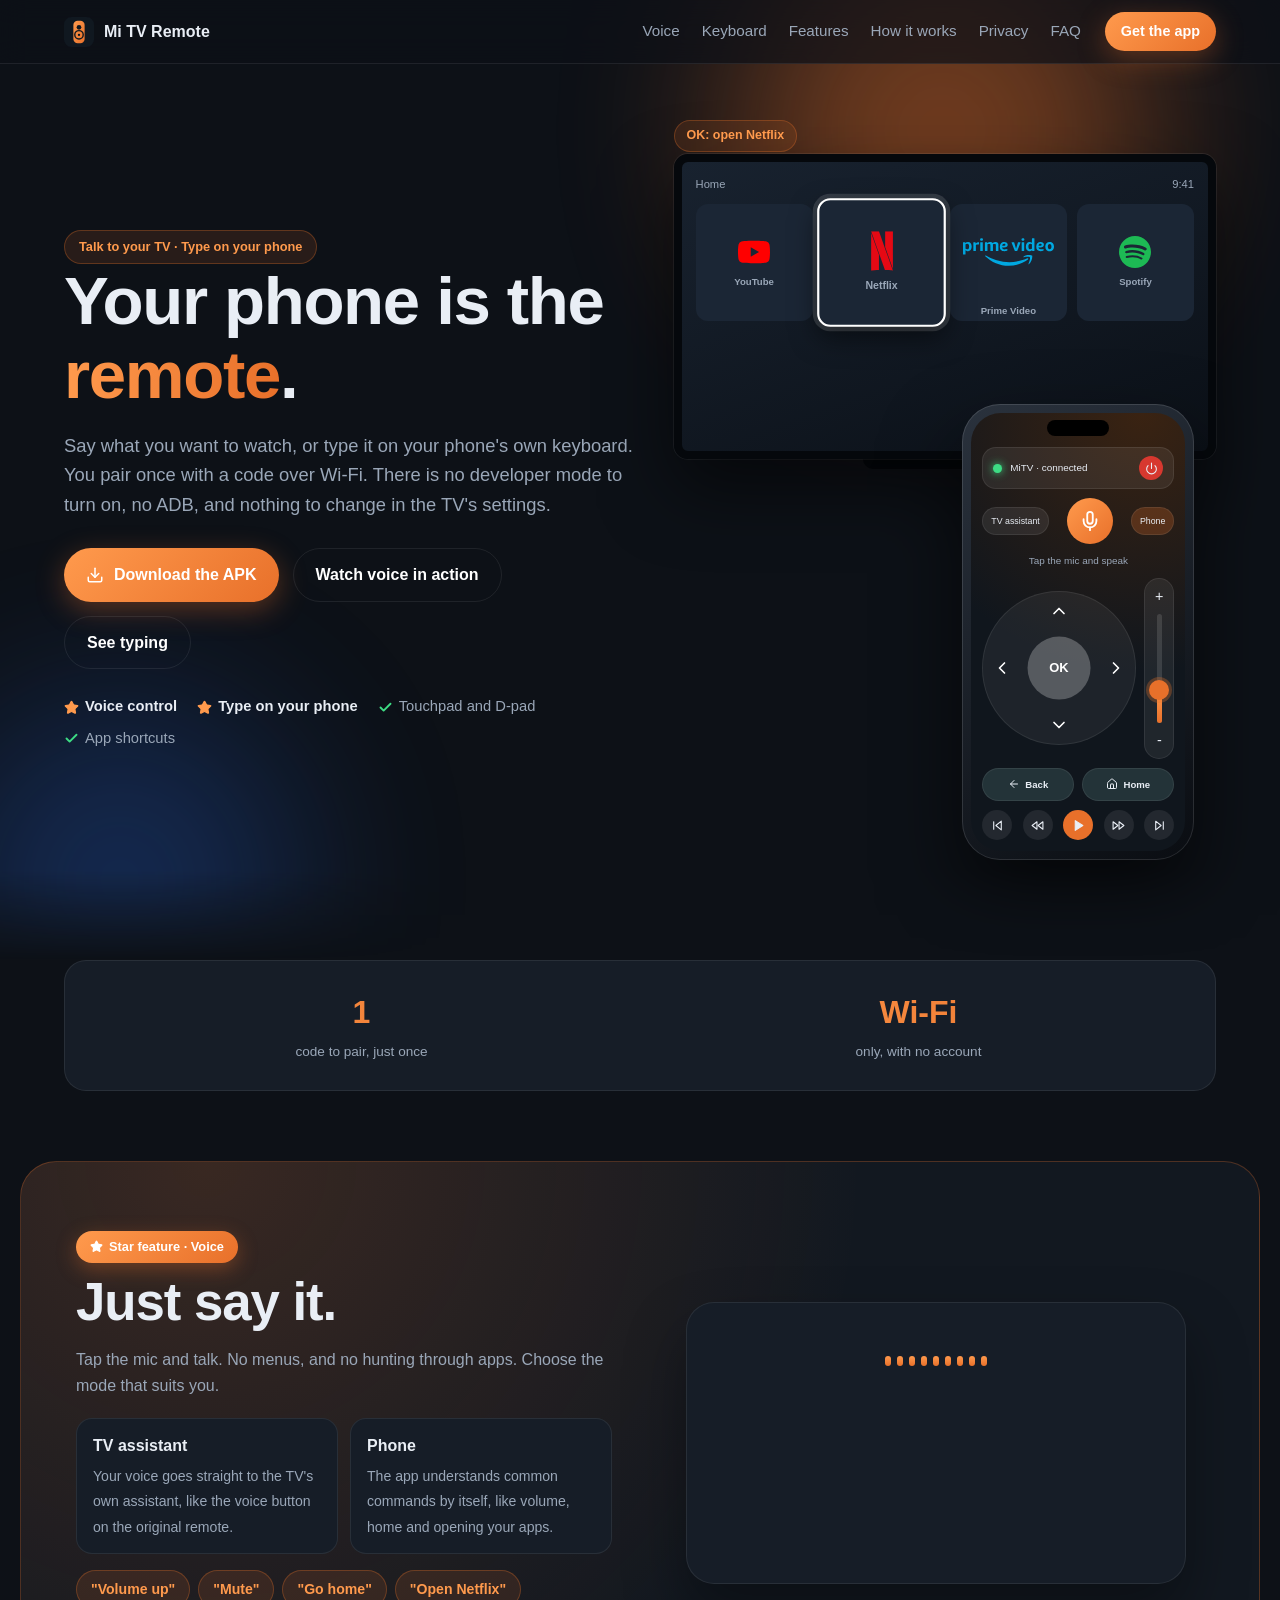
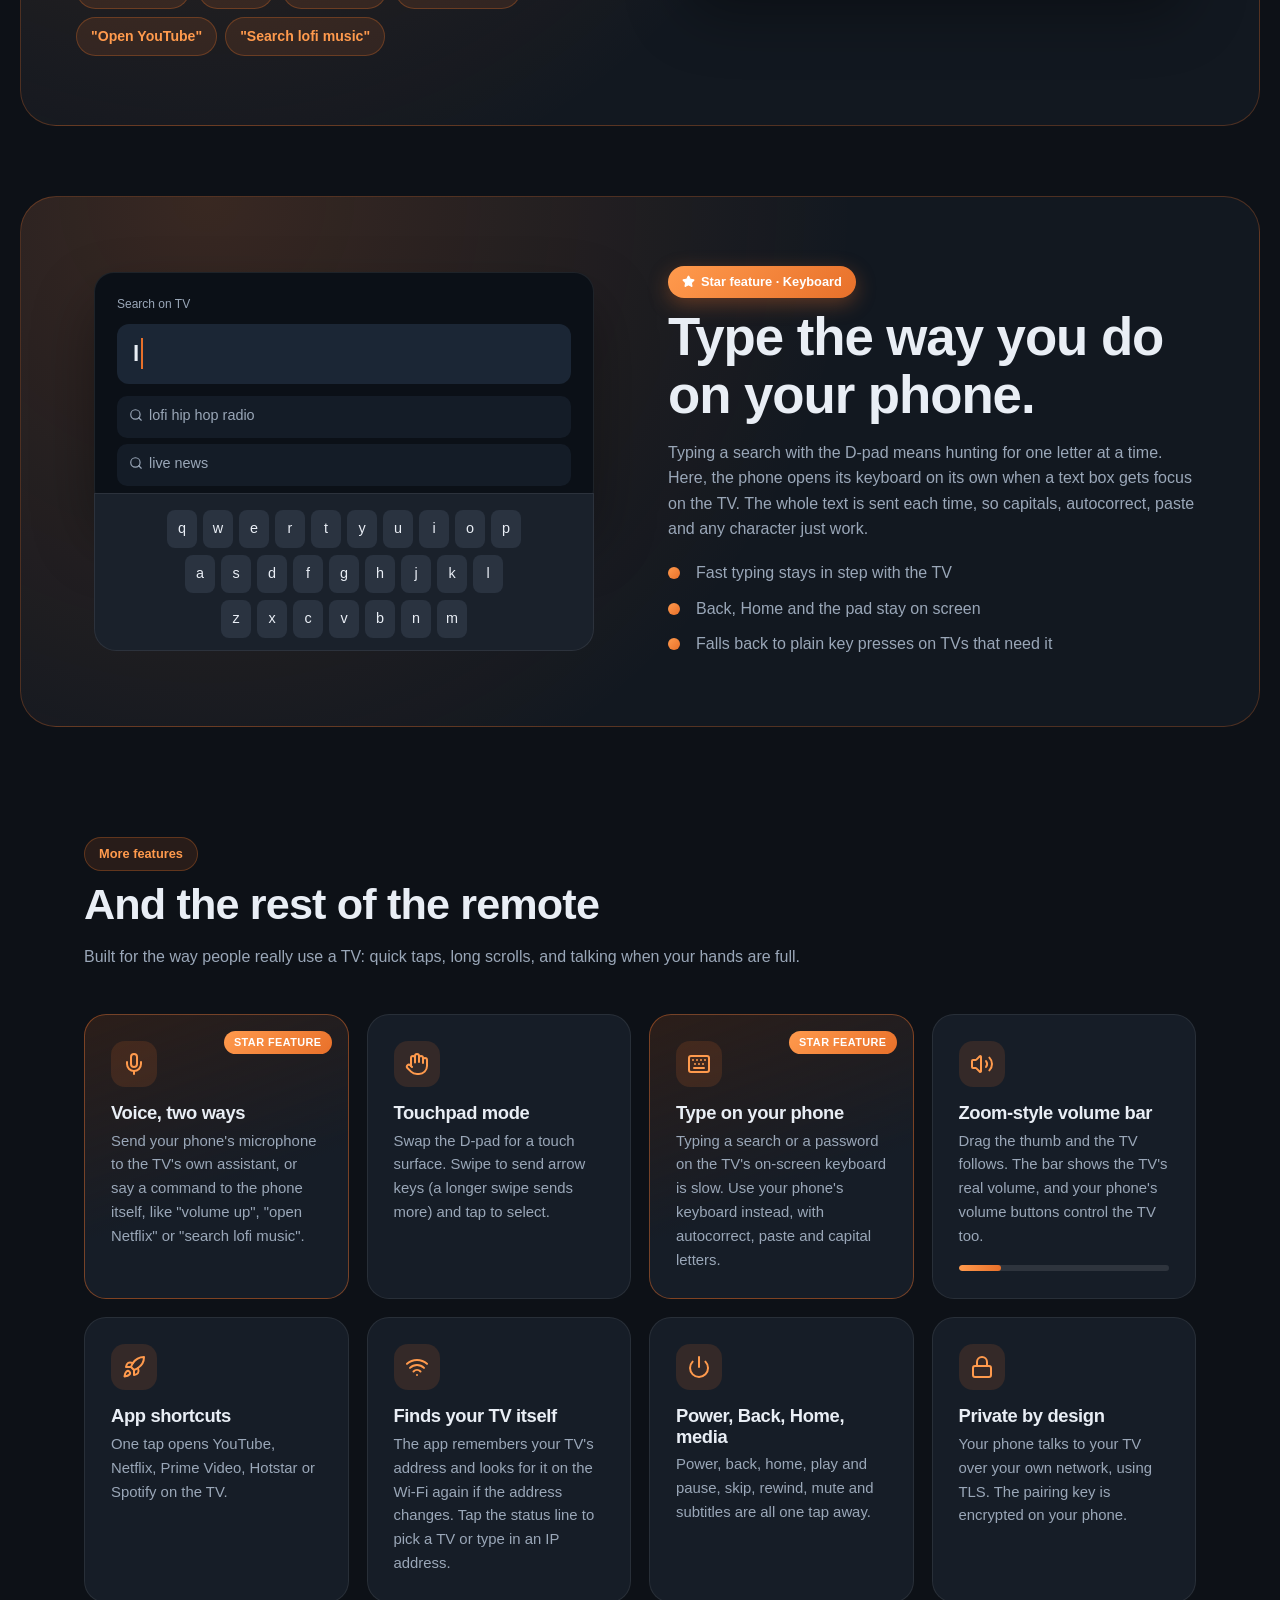
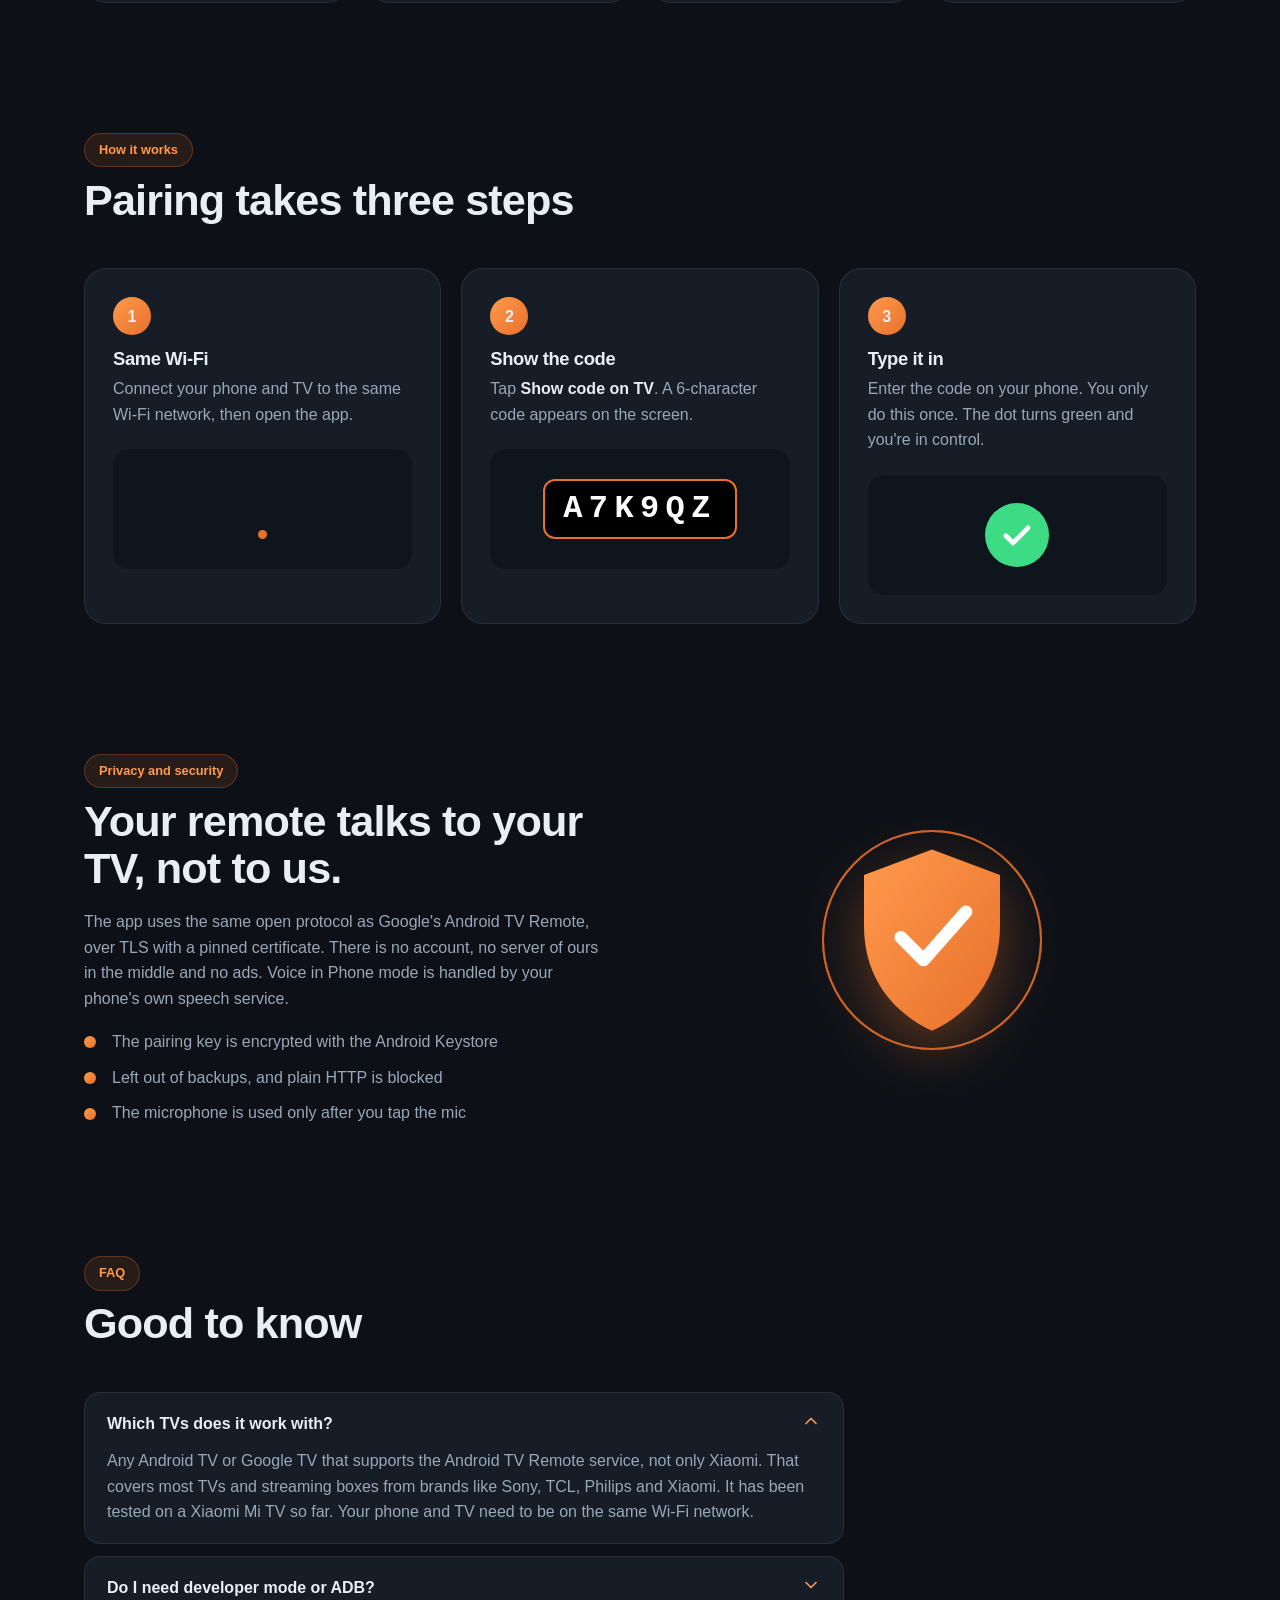
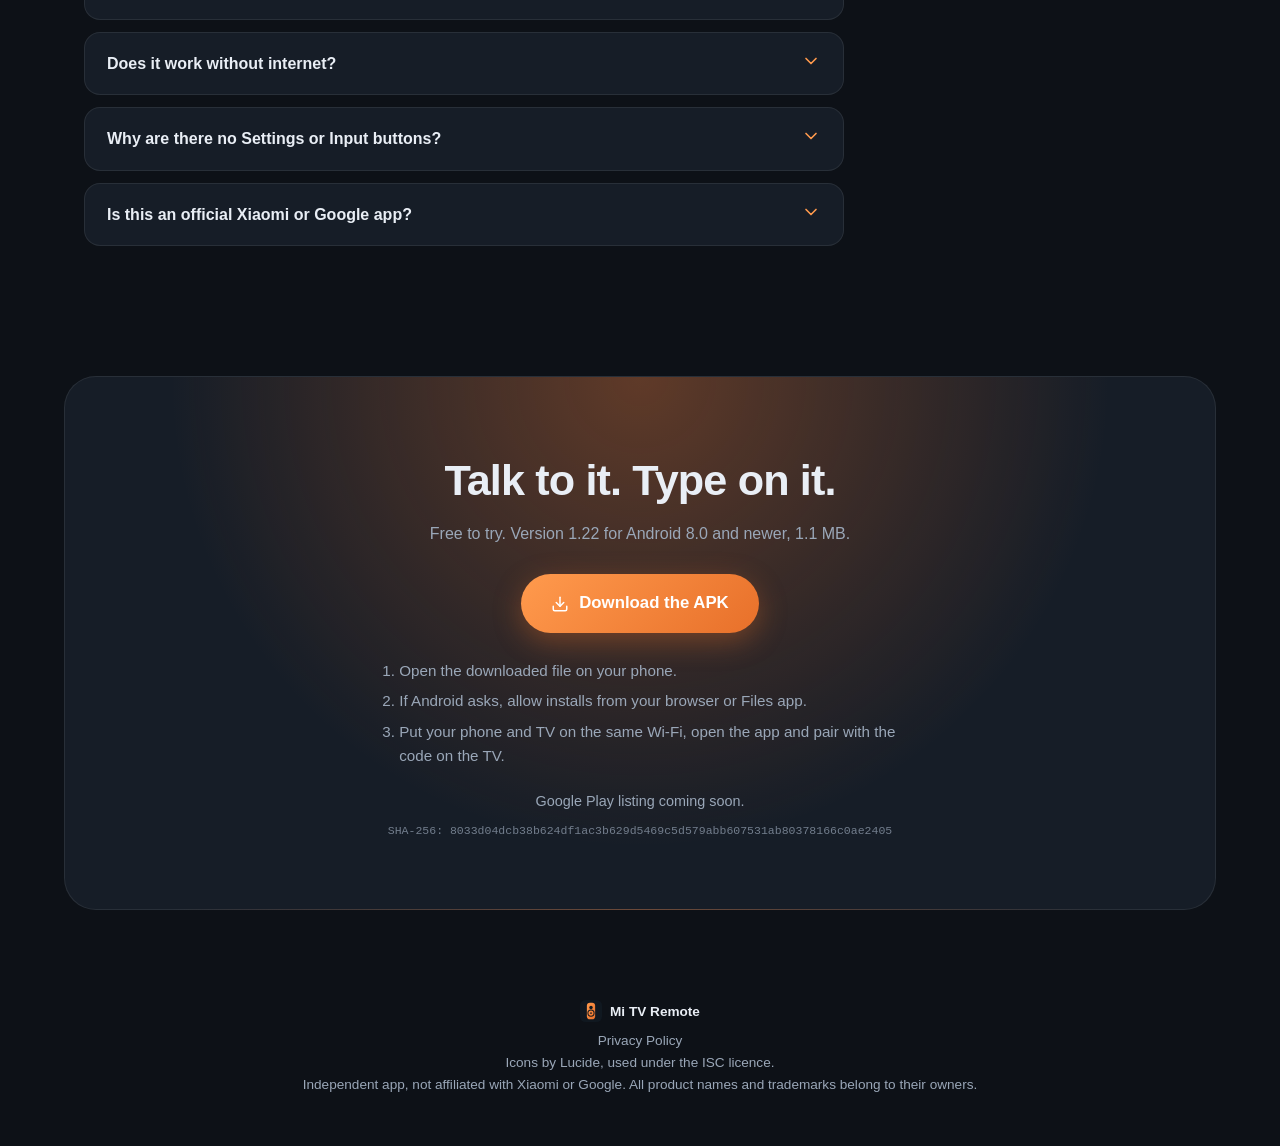
<file: index.html>
<!doctype html>
<html lang="en">
<head>
<meta charset="utf-8">
<meta name="viewport" content="width=device-width, initial-scale=1">
<title>Mi TV Remote | Talk to your TV and type with your phone</title>
<meta name="description" content="Say what you want to watch or type it on your phone's own keyboard. Mi TV Remote controls your Android TV over Wi-Fi with no developer mode and no ADB.">
<meta name="theme-color" content="#0d1117">
<link rel="icon" href="assets/icon.svg" type="image/svg+xml">
<link rel="stylesheet" href="styles.css">
</head>
<body>

<header class="nav" id="nav">
  <a class="brand" href="#top"><img src="assets/icon.svg" alt="" width="30" height="30"><span>Mi TV Remote</span></a>
  <nav>
    <a href="#voice">Voice</a>
    <a href="#typing">Keyboard</a>
    <a href="#features">Features</a>
    <a href="#how">How it works</a>
    <a href="#privacy">Privacy</a>
    <a href="#faq">FAQ</a>
  </nav>
  <a class="btn btn-sm" href="#get">Get the app</a>
</header>

<main id="top">

<!-- HERO -->
<section class="hero">
  <div class="glow glow-a"></div><div class="glow glow-b"></div>
  <div class="hero-copy reveal">
    <span class="pill">Talk to your TV · Type on your phone</span>
    <h1>Your phone is the <span class="grad">remote</span>.</h1>
    <p class="lead">Say what you want to watch, or type it on your phone's own keyboard. You pair once with a code over Wi-Fi. There is no developer mode to turn on, no ADB, and nothing to change in the TV's settings.</p>
    <div class="cta">
      <a class="btn" href="downloads/Mi-TV-Remote-v1.22.apk" download><svg class="ic ic-download" viewBox="0 0 24 24" fill="none" stroke="currentColor" stroke-width="2" stroke-linecap="round" stroke-linejoin="round" aria-hidden="true"><path d="M21 15v4a2 2 0 0 1-2 2H5a2 2 0 0 1-2-2v-4"/> <polyline points="7 10 12 15 17 10"/> <line x1="12" x2="12" y1="15" y2="3"/></svg>Download the APK</a>
      <a class="btn btn-ghost" href="#voice">Watch voice in action</a><a class="btn btn-ghost" href="#typing">See typing</a>
    </div>
    <ul class="ticks">
      <li class="hot"><svg class="ic ic-star" viewBox="0 0 24 24" fill="none" stroke="currentColor" stroke-width="2" stroke-linecap="round" stroke-linejoin="round" aria-hidden="true"><path d="M11.525 2.295a.53.53 0 0 1 .95 0l2.31 4.679a2.123 2.123 0 0 0 1.595 1.16l5.166.756a.53.53 0 0 1 .294.904l-3.736 3.638a2.123 2.123 0 0 0-.611 1.878l.882 5.14a.53.53 0 0 1-.771.56l-4.618-2.428a2.122 2.122 0 0 0-1.973 0L6.396 21.01a.53.53 0 0 1-.77-.56l.881-5.139a2.122 2.122 0 0 0-.611-1.879L2.16 9.795a.53.53 0 0 1 .294-.906l5.165-.755a2.122 2.122 0 0 0 1.597-1.16z"/></svg>Voice control</li><li class="hot"><svg class="ic ic-star" viewBox="0 0 24 24" fill="none" stroke="currentColor" stroke-width="2" stroke-linecap="round" stroke-linejoin="round" aria-hidden="true"><path d="M11.525 2.295a.53.53 0 0 1 .95 0l2.31 4.679a2.123 2.123 0 0 0 1.595 1.16l5.166.756a.53.53 0 0 1 .294.904l-3.736 3.638a2.123 2.123 0 0 0-.611 1.878l.882 5.14a.53.53 0 0 1-.771.56l-4.618-2.428a2.122 2.122 0 0 0-1.973 0L6.396 21.01a.53.53 0 0 1-.77-.56l.881-5.139a2.122 2.122 0 0 0-.611-1.879L2.16 9.795a.53.53 0 0 1 .294-.906l5.165-.755a2.122 2.122 0 0 0 1.597-1.16z"/></svg>Type on your phone</li><li><svg class="ic ic-check" viewBox="0 0 24 24" fill="none" stroke="currentColor" stroke-width="2" stroke-linecap="round" stroke-linejoin="round" aria-hidden="true"><path d="M20 6 9 17l-5-5"/></svg>Touchpad and D-pad</li><li><svg class="ic ic-check" viewBox="0 0 24 24" fill="none" stroke="currentColor" stroke-width="2" stroke-linecap="round" stroke-linejoin="round" aria-hidden="true"><path d="M20 6 9 17l-5-5"/></svg>App shortcuts</li>
    </ul>
  </div>

  <div class="stage reveal" aria-hidden="true">
    <div class="tv" id="tv">
      <div class="tv-screen">
        <div class="tv-top"><span>Home</span><span class="tv-clock">9:41</span></div>
        <div class="tiles" id="tiles">
          <div class="tile t-yt"><img src="assets/brands/youtube.svg" alt="" height="26"><b>YouTube</b></div>
          <div class="tile t-nf"><img src="assets/brands/netflix.svg" alt="" height="28"><b>Netflix</b></div>
          <div class="tile t-pv"><img src="assets/brands/primevideo.svg" alt="" height="26"><b>Prime Video</b></div>
          <div class="tile t-sp"><img src="assets/brands/spotify.svg" alt="" height="28"><b>Spotify</b></div>
        </div>
        <div class="splash" id="splash"><img class="nf-logo" src="assets/brands/netflix.svg" alt="" height="96"></div>
        <div class="vol-hud" id="volHud"><span>Volume</span><div class="vol-track"><i id="volFill"></i></div><em id="volNum">12</em></div>
      </div>
      <div class="tv-stand"></div>
      <div class="caption" id="caption">Ready</div>
    </div>

    <div class="phone" id="phone">
      <div class="phone-notch"></div>
      <div class="phone-ui">
        <div class="status"><i></i><span>MiTV · connected</span><div class="pwr"><svg class="ic ic-power" viewBox="0 0 24 24" fill="none" stroke="currentColor" stroke-width="2" stroke-linecap="round" stroke-linejoin="round" aria-hidden="true"><path d="M12 2v10"/> <path d="M18.4 6.6a9 9 0 1 1-12.77.04"/></svg></div></div>
        <div class="mic-row">
          <span class="chip">TV assistant</span>
          <button class="mic" id="mic" tabindex="-1"><svg class="ic ic-mic" viewBox="0 0 24 24" fill="none" stroke="currentColor" stroke-width="2" stroke-linecap="round" stroke-linejoin="round" aria-hidden="true"><path d="M12 2a3 3 0 0 0-3 3v7a3 3 0 0 0 6 0V5a3 3 0 0 0-3-3Z"/> <path d="M19 10v2a7 7 0 0 1-14 0v-2"/> <line x1="12" x2="12" y1="19" y2="22"/></svg></button>
          <span class="chip chip-o">Phone</span>
        </div>
        <div class="say" id="say">Tap the mic and speak</div>
        <div class="mid">
          <div class="dpad">
            <b class="k k-up" data-key="up"><svg class="ic ic-chevron-up" viewBox="0 0 24 24" fill="none" stroke="currentColor" stroke-width="2" stroke-linecap="round" stroke-linejoin="round" aria-hidden="true"><path d="m18 15-6-6-6 6"/></svg></b>
            <b class="k k-left" data-key="left"><svg class="ic ic-chevron-left" viewBox="0 0 24 24" fill="none" stroke="currentColor" stroke-width="2" stroke-linecap="round" stroke-linejoin="round" aria-hidden="true"><path d="m15 18-6-6 6-6"/></svg></b>
            <b class="k k-ok" data-key="ok">OK</b>
            <b class="k k-right" data-key="right"><svg class="ic ic-chevron-right" viewBox="0 0 24 24" fill="none" stroke="currentColor" stroke-width="2" stroke-linecap="round" stroke-linejoin="round" aria-hidden="true"><path d="m9 18 6-6-6-6"/></svg></b>
            <b class="k k-down" data-key="down"><svg class="ic ic-chevron-down" viewBox="0 0 24 24" fill="none" stroke="currentColor" stroke-width="2" stroke-linecap="round" stroke-linejoin="round" aria-hidden="true"><path d="m6 9 6 6 6-6"/></svg></b>
          </div>
          <div class="vbar"><span>+</span><div class="vtrack"><i class="vfill" id="pVol"></i><u class="vthumb" id="pThumb"></u></div><span>-</span></div>
        </div>
        <div class="row2"><b class="pill-k" data-key="back"><svg class="ic ic-arrow-left" viewBox="0 0 24 24" fill="none" stroke="currentColor" stroke-width="2" stroke-linecap="round" stroke-linejoin="round" aria-hidden="true"><path d="m12 19-7-7 7-7"/> <path d="M19 12H5"/></svg>Back</b><b class="pill-k" data-key="home"><svg class="ic ic-house" viewBox="0 0 24 24" fill="none" stroke="currentColor" stroke-width="2" stroke-linecap="round" stroke-linejoin="round" aria-hidden="true"><path d="M15 21v-8a1 1 0 0 0-1-1h-4a1 1 0 0 0-1 1v8"/> <path d="M3 10a2 2 0 0 1 .709-1.528l7-5.999a2 2 0 0 1 2.582 0l7 5.999A2 2 0 0 1 21 10v9a2 2 0 0 1-2 2H5a2 2 0 0 1-2-2z"/></svg>Home</b></div>
        <div class="row3"><b><svg class="ic ic-skip-back" viewBox="0 0 24 24" fill="none" stroke="currentColor" stroke-width="2" stroke-linecap="round" stroke-linejoin="round" aria-hidden="true"><polygon points="19 20 9 12 19 4 19 20"/> <line x1="5" x2="5" y1="19" y2="5"/></svg></b><b><svg class="ic ic-rewind" viewBox="0 0 24 24" fill="none" stroke="currentColor" stroke-width="2" stroke-linecap="round" stroke-linejoin="round" aria-hidden="true"><polygon points="11 19 2 12 11 5 11 19"/> <polygon points="22 19 13 12 22 5 22 19"/></svg></b><b class="play"><svg class="ic ic-play" viewBox="0 0 24 24" fill="none" stroke="currentColor" stroke-width="2" stroke-linecap="round" stroke-linejoin="round" aria-hidden="true"><polygon points="6 3 20 12 6 21 6 3"/></svg></b><b><svg class="ic ic-fast-forward" viewBox="0 0 24 24" fill="none" stroke="currentColor" stroke-width="2" stroke-linecap="round" stroke-linejoin="round" aria-hidden="true"><polygon points="13 19 22 12 13 5 13 19"/> <polygon points="2 19 11 12 2 5 2 19"/></svg></b><b><svg class="ic ic-skip-forward" viewBox="0 0 24 24" fill="none" stroke="currentColor" stroke-width="2" stroke-linecap="round" stroke-linejoin="round" aria-hidden="true"><polygon points="5 4 15 12 5 20 5 4"/> <line x1="19" x2="19" y1="5" y2="19"/></svg></b></div>
      </div>
    </div>
  </div>
</section>

<!-- STATS STRIP -->
<section class="strip reveal">
  <div><strong>1</strong><span>code to pair, just once</span></div>
  <div><strong>Wi-Fi</strong><span>only, with no account</span></div>
</section>

<!-- VOICE -->
<section class="section split spot" id="voice">
  <div class="copy reveal">
    <span class="pill pill-star"><svg class="ic ic-star" viewBox="0 0 24 24" fill="none" stroke="currentColor" stroke-width="2" stroke-linecap="round" stroke-linejoin="round" aria-hidden="true"><path d="M11.525 2.295a.53.53 0 0 1 .95 0l2.31 4.679a2.123 2.123 0 0 0 1.595 1.16l5.166.756a.53.53 0 0 1 .294.904l-3.736 3.638a2.123 2.123 0 0 0-.611 1.878l.882 5.14a.53.53 0 0 1-.771.56l-4.618-2.428a2.122 2.122 0 0 0-1.973 0L6.396 21.01a.53.53 0 0 1-.77-.56l.881-5.139a2.122 2.122 0 0 0-.611-1.879L2.16 9.795a.53.53 0 0 1 .294-.906l5.165-.755a2.122 2.122 0 0 0 1.597-1.16z"/></svg>Star feature · Voice</span>
    <h2>Just say it.</h2>
    <p>Tap the mic and talk. No menus, and no hunting through apps. Choose the mode that suits you.</p>
    <div class="modes">
      <div class="mode"><b>TV assistant</b><span>Your voice goes straight to the TV's own assistant, like the voice button on the original remote.</span></div>
      <div class="mode"><b>Phone</b><span>The app understands common commands by itself, like volume, home and opening your apps.</span></div>
    </div>
    <div class="chips"><span>"Volume up"</span><span>"Mute"</span><span>"Go home"</span><span>"Open Netflix"</span><span>"Open YouTube"</span><span>"Search lofi music"</span></div>
  </div>
  <div class="demo reveal">
    <div class="bubble-wrap">
      <div class="wave" id="wave"><i></i><i></i><i></i><i></i><i></i><i></i><i></i><i></i><i></i></div>
      <div class="bubbles" id="bubbles"></div>
    </div>
  </div>
</section>

<!-- TYPING -->
<section class="section split rev spot" id="typing">
  <div class="demo reveal">
    <div class="type-tv">
      <div class="type-label">Search on TV</div>
      <div class="type-box"><span id="typed"></span><i class="caret"></i></div>
      <div class="type-sug" id="sug"></div>
    </div>
    <div class="type-kb">
      <div class="kb-row"><span>q</span><span>w</span><span>e</span><span>r</span><span>t</span><span>y</span><span>u</span><span>i</span><span>o</span><span>p</span></div>
      <div class="kb-row"><span>a</span><span>s</span><span>d</span><span>f</span><span>g</span><span>h</span><span>j</span><span>k</span><span>l</span></div>
      <div class="kb-row"><span>z</span><span>x</span><span>c</span><span>v</span><span>b</span><span>n</span><span>m</span></div>
    </div>
  </div>
  <div class="copy reveal">
    <span class="pill pill-star"><svg class="ic ic-star" viewBox="0 0 24 24" fill="none" stroke="currentColor" stroke-width="2" stroke-linecap="round" stroke-linejoin="round" aria-hidden="true"><path d="M11.525 2.295a.53.53 0 0 1 .95 0l2.31 4.679a2.123 2.123 0 0 0 1.595 1.16l5.166.756a.53.53 0 0 1 .294.904l-3.736 3.638a2.123 2.123 0 0 0-.611 1.878l.882 5.14a.53.53 0 0 1-.771.56l-4.618-2.428a2.122 2.122 0 0 0-1.973 0L6.396 21.01a.53.53 0 0 1-.77-.56l.881-5.139a2.122 2.122 0 0 0-.611-1.879L2.16 9.795a.53.53 0 0 1 .294-.906l5.165-.755a2.122 2.122 0 0 0 1.597-1.16z"/></svg>Star feature · Keyboard</span>
    <h2>Type the way you do on your phone.</h2>
    <p>Typing a search with the D-pad means hunting for one letter at a time. Here, the phone opens its keyboard on its own when a text box gets focus on the TV. The whole text is sent each time, so capitals, autocorrect, paste and any character just work.</p>
    <ul class="list">
      <li>Fast typing stays in step with the TV</li>
      <li>Back, Home and the pad stay on screen</li>
      <li>Falls back to plain key presses on TVs that need it</li>
    </ul>
  </div>
</section>

<!-- FEATURES -->
<section class="section" id="features">
  <div class="head reveal"><span class="pill">More features</span><h2>And the rest of the remote</h2><p>Built for the way people really use a TV: quick taps, long scrolls, and talking when your hands are full.</p></div>
  <div class="grid">
    <article class="card card-star reveal">
      <span class="star">Star feature</span>
      <div class="ico"><svg class="ic ic-mic" viewBox="0 0 24 24" fill="none" stroke="currentColor" stroke-width="2" stroke-linecap="round" stroke-linejoin="round" aria-hidden="true"><path d="M12 2a3 3 0 0 0-3 3v7a3 3 0 0 0 6 0V5a3 3 0 0 0-3-3Z"/> <path d="M19 10v2a7 7 0 0 1-14 0v-2"/> <line x1="12" x2="12" y1="19" y2="22"/></svg></div><h3>Voice, two ways</h3>
      <p>Send your phone's microphone to the TV's own assistant, or say a command to the phone itself, like "volume up", "open Netflix" or "search lofi music".</p>
    </article>
    <article class="card reveal">
      <div class="ico"><svg class="ic ic-hand" viewBox="0 0 24 24" fill="none" stroke="currentColor" stroke-width="2" stroke-linecap="round" stroke-linejoin="round" aria-hidden="true"><path d="M18 11V6a2 2 0 0 0-2-2a2 2 0 0 0-2 2"/> <path d="M14 10V4a2 2 0 0 0-2-2a2 2 0 0 0-2 2v2"/> <path d="M10 10.5V6a2 2 0 0 0-2-2a2 2 0 0 0-2 2v8"/> <path d="M18 8a2 2 0 1 1 4 0v6a8 8 0 0 1-8 8h-2c-2.8 0-4.5-.86-5.99-2.34l-3.6-3.6a2 2 0 0 1 2.83-2.82L7 15"/></svg></div><h3>Touchpad mode</h3>
      <p>Swap the D-pad for a touch surface. Swipe to send arrow keys (a longer swipe sends more) and tap to select.</p>
    </article>
    <article class="card card-star reveal">
      <span class="star">Star feature</span>
      <div class="ico"><svg class="ic ic-keyboard" viewBox="0 0 24 24" fill="none" stroke="currentColor" stroke-width="2" stroke-linecap="round" stroke-linejoin="round" aria-hidden="true"><path d="M10 8h.01"/> <path d="M12 12h.01"/> <path d="M14 8h.01"/> <path d="M16 12h.01"/> <path d="M18 8h.01"/> <path d="M6 8h.01"/> <path d="M7 16h10"/> <path d="M8 12h.01"/> <rect width="20" height="16" x="2" y="4" rx="2"/></svg></div><h3>Type on your phone</h3>
      <p>Typing a search or a password on the TV's on-screen keyboard is slow. Use your phone's keyboard instead, with autocorrect, paste and capital letters.</p>
    </article>
    <article class="card reveal card-vol">
      <div class="ico"><svg class="ic ic-volume-2" viewBox="0 0 24 24" fill="none" stroke="currentColor" stroke-width="2" stroke-linecap="round" stroke-linejoin="round" aria-hidden="true"><path d="M11 4.702a.705.705 0 0 0-1.203-.498L6.413 7.587A1.4 1.4 0 0 1 5.416 8H3a1 1 0 0 0-1 1v6a1 1 0 0 0 1 1h2.416a1.4 1.4 0 0 1 .997.413l3.383 3.384A.705.705 0 0 0 11 19.298z"/> <path d="M16 9a5 5 0 0 1 0 6"/> <path d="M19.364 18.364a9 9 0 0 0 0-12.728"/></svg></div><h3>Zoom-style volume bar</h3>
      <p>Drag the thumb and the TV follows. The bar shows the TV's real volume, and your phone's volume buttons control the TV too.</p>
      <div class="mini-vol"><i></i></div>
    </article>
    <article class="card reveal">
      <div class="ico"><svg class="ic ic-rocket" viewBox="0 0 24 24" fill="none" stroke="currentColor" stroke-width="2" stroke-linecap="round" stroke-linejoin="round" aria-hidden="true"><path d="M4.5 16.5c-1.5 1.26-2 5-2 5s3.74-.5 5-2c.71-.84.7-2.13-.09-2.91a2.18 2.18 0 0 0-2.91-.09z"/> <path d="m12 15-3-3a22 22 0 0 1 2-3.95A12.88 12.88 0 0 1 22 2c0 2.72-.78 7.5-6 11a22.35 22.35 0 0 1-4 2z"/> <path d="M9 12H4s.55-3.03 2-4c1.62-1.08 5 0 5 0"/> <path d="M12 15v5s3.03-.55 4-2c1.08-1.62 0-5 0-5"/></svg></div><h3>App shortcuts</h3>
      <p>One tap opens YouTube, Netflix, Prime Video, Hotstar or Spotify on the TV.</p>
    </article>
    <article class="card reveal">
      <div class="ico"><svg class="ic ic-wifi" viewBox="0 0 24 24" fill="none" stroke="currentColor" stroke-width="2" stroke-linecap="round" stroke-linejoin="round" aria-hidden="true"><path d="M12 20h.01"/> <path d="M2 8.82a15 15 0 0 1 20 0"/> <path d="M5 12.859a10 10 0 0 1 14 0"/> <path d="M8.5 16.429a5 5 0 0 1 7 0"/></svg></div><h3>Finds your TV itself</h3>
      <p>The app remembers your TV's address and looks for it on the Wi-Fi again if the address changes. Tap the status line to pick a TV or type in an IP address.</p>
    </article>
    <article class="card reveal">
      <div class="ico"><svg class="ic ic-power" viewBox="0 0 24 24" fill="none" stroke="currentColor" stroke-width="2" stroke-linecap="round" stroke-linejoin="round" aria-hidden="true"><path d="M12 2v10"/> <path d="M18.4 6.6a9 9 0 1 1-12.77.04"/></svg></div><h3>Power, Back, Home, media</h3>
      <p>Power, back, home, play and pause, skip, rewind, mute and subtitles are all one tap away.</p>
    </article>
    <article class="card reveal">
      <div class="ico"><svg class="ic ic-lock" viewBox="0 0 24 24" fill="none" stroke="currentColor" stroke-width="2" stroke-linecap="round" stroke-linejoin="round" aria-hidden="true"><rect width="18" height="11" x="3" y="11" rx="2" ry="2"/> <path d="M7 11V7a5 5 0 0 1 10 0v4"/></svg></div><h3>Private by design</h3>
      <p>Your phone talks to your TV over your own network, using TLS. The pairing key is encrypted on your phone.</p>
    </article>
  </div>
</section>

<!-- HOW -->
<section class="section" id="how">
  <div class="head reveal"><span class="pill">How it works</span><h2>Pairing takes three steps</h2></div>
  <div class="steps">
    <div class="step reveal"><div class="num">1</div><h3>Same Wi-Fi</h3><p>Connect your phone and TV to the same Wi-Fi network, then open the app.</p>
      <div class="vis wifi"><span></span><span></span><span></span><i></i></div></div>
    <div class="step reveal"><div class="num">2</div><h3>Show the code</h3><p>Tap <b>Show code on TV</b>. A 6-character code appears on the screen.</p>
      <div class="vis code"><div class="code-tv">A7K9QZ</div></div></div>
    <div class="step reveal"><div class="num">3</div><h3>Type it in</h3><p>Enter the code on your phone. You only do this once. The dot turns green and you're in control.</p>
      <div class="vis ok"><div class="dotg"></div><svg viewBox="0 0 24 24" width="38"><path d="M5 12.5l4.5 4.5L19 7.5" fill="none" stroke="#fff" stroke-width="3" stroke-linecap="round" stroke-linejoin="round"/></svg></div></div>
  </div>
</section>

<!-- PRIVACY -->
<section class="section split" id="privacy">
  <div class="copy reveal">
    <span class="pill">Privacy and security</span>
    <h2>Your remote talks to your TV, not to us.</h2>
    <p>The app uses the same open protocol as Google's Android TV Remote, over TLS with a pinned certificate. There is no account, no server of ours in the middle and no ads. Voice in Phone mode is handled by your phone's own speech service.</p>
    <ul class="list">
      <li>The pairing key is encrypted with the Android Keystore</li>
      <li>Left out of backups, and plain HTTP is blocked</li>
      <li>The microphone is used only after you tap the mic</li>
    </ul>
  </div>
  <div class="demo reveal">
    <div class="shield"><svg viewBox="0 0 120 140" width="170"><defs><linearGradient id="sg" x1="0" y1="0" x2="1" y2="1"><stop offset="0" stop-color="#ff9a4d"/><stop offset="1" stop-color="#e8702a"/></linearGradient></defs><path d="M60 6l48 18v36c0 38-22 62-48 74C34 122 12 98 12 60V24z" fill="url(#sg)"/><path d="M38 68l16 16 30-34" fill="none" stroke="#fff" stroke-width="9" stroke-linecap="round" stroke-linejoin="round"/></svg>
      <span class="ring r1"></span><span class="ring r2"></span><span class="ring r3"></span></div>
  </div>
</section>

<!-- FAQ -->
<section class="section" id="faq">
  <div class="head reveal"><span class="pill">FAQ</span><h2>Good to know</h2></div>
  <div class="faq reveal">
    <details open><summary>Which TVs does it work with?<svg class="ic ic-chevron-down" viewBox="0 0 24 24" fill="none" stroke="currentColor" stroke-width="2" stroke-linecap="round" stroke-linejoin="round" aria-hidden="true"><path d="m6 9 6 6 6-6"/></svg></summary><p>Any Android TV or Google TV that supports the Android TV Remote service, not only Xiaomi. That covers most TVs and streaming boxes from brands like Sony, TCL, Philips and Xiaomi. It has been tested on a Xiaomi Mi TV so far. Your phone and TV need to be on the same Wi-Fi network.</p></details>
    <details><summary>Do I need developer mode or ADB?<svg class="ic ic-chevron-down" viewBox="0 0 24 24" fill="none" stroke="currentColor" stroke-width="2" stroke-linecap="round" stroke-linejoin="round" aria-hidden="true"><path d="m6 9 6 6 6-6"/></svg></summary><p>No. Nothing needs to be switched on in the TV's settings. You pair once with a code shown on the TV.</p></details>
    <details><summary>Does it work without internet?<svg class="ic ic-chevron-down" viewBox="0 0 24 24" fill="none" stroke="currentColor" stroke-width="2" stroke-linecap="round" stroke-linejoin="round" aria-hidden="true"><path d="m6 9 6 6 6-6"/></svg></summary><p>Controlling the TV only needs your local Wi-Fi network. Voice in Phone mode uses your phone's speech service, and depending on your phone that may need an internet connection.</p></details>
    <details><summary>Why are there no Settings or Input buttons?<svg class="ic ic-chevron-down" viewBox="0 0 24 24" fill="none" stroke="currentColor" stroke-width="2" stroke-linecap="round" stroke-linejoin="round" aria-hidden="true"><path d="m6 9 6 6 6-6"/></svg></summary><p>Some TVs ignore those two keys when they arrive over the network remote protocol, so the app leaves them out instead of showing buttons that do nothing.</p></details>
    <details><summary>Is this an official Xiaomi or Google app?<svg class="ic ic-chevron-down" viewBox="0 0 24 24" fill="none" stroke="currentColor" stroke-width="2" stroke-linecap="round" stroke-linejoin="round" aria-hidden="true"><path d="m6 9 6 6 6-6"/></svg></summary><p>No. It is an independent app. "Xiaomi", "Mi", "Android TV" and "Google TV" are trademarks of their respective owners and are used only to describe compatibility.</p></details>
  </div>
</section>

<!-- GET -->
<section class="get reveal" id="get">
  <h2>Talk to it. Type on it.</h2>
  <p>Free to try. Version 1.22 for Android 8.0 and newer, 1.1 MB.</p>
  <a class="btn btn-lg" href="downloads/Mi-TV-Remote-v1.22.apk" download><svg class="ic ic-download" viewBox="0 0 24 24" fill="none" stroke="currentColor" stroke-width="2" stroke-linecap="round" stroke-linejoin="round" aria-hidden="true"><path d="M21 15v4a2 2 0 0 1-2 2H5a2 2 0 0 1-2-2v-4"/> <polyline points="7 10 12 15 17 10"/> <line x1="12" x2="12" y1="15" y2="3"/></svg>Download the APK</a>
  <ol class="install">
    <li>Open the downloaded file on your phone.</li>
    <li>If Android asks, allow installs from your browser or Files app.</li>
    <li>Put your phone and TV on the same Wi-Fi, open the app and pair with the code on the TV.</li>
  </ol>
  <p class="soon">Google Play listing coming soon.</p>
  <p class="sha">SHA-256: 8033d04dcb38b624df1ac3b629d5469c5d579abb607531ab80378166c0ae2405</p>
</section>

</main>

<footer>
  <div><img src="assets/icon.svg" alt="" width="22" height="22"> Mi TV Remote</div>
  <p><a href="privacy.html">Privacy Policy</a></p>
  <p>Icons by <a href="https://lucide.dev" rel="noopener">Lucide</a>, used under the ISC licence.</p>
  <p>Independent app, not affiliated with Xiaomi or Google. All product names and trademarks belong to their owners.</p>
</footer>

<script src="script.js"></script>
</body>
</html>
</file>
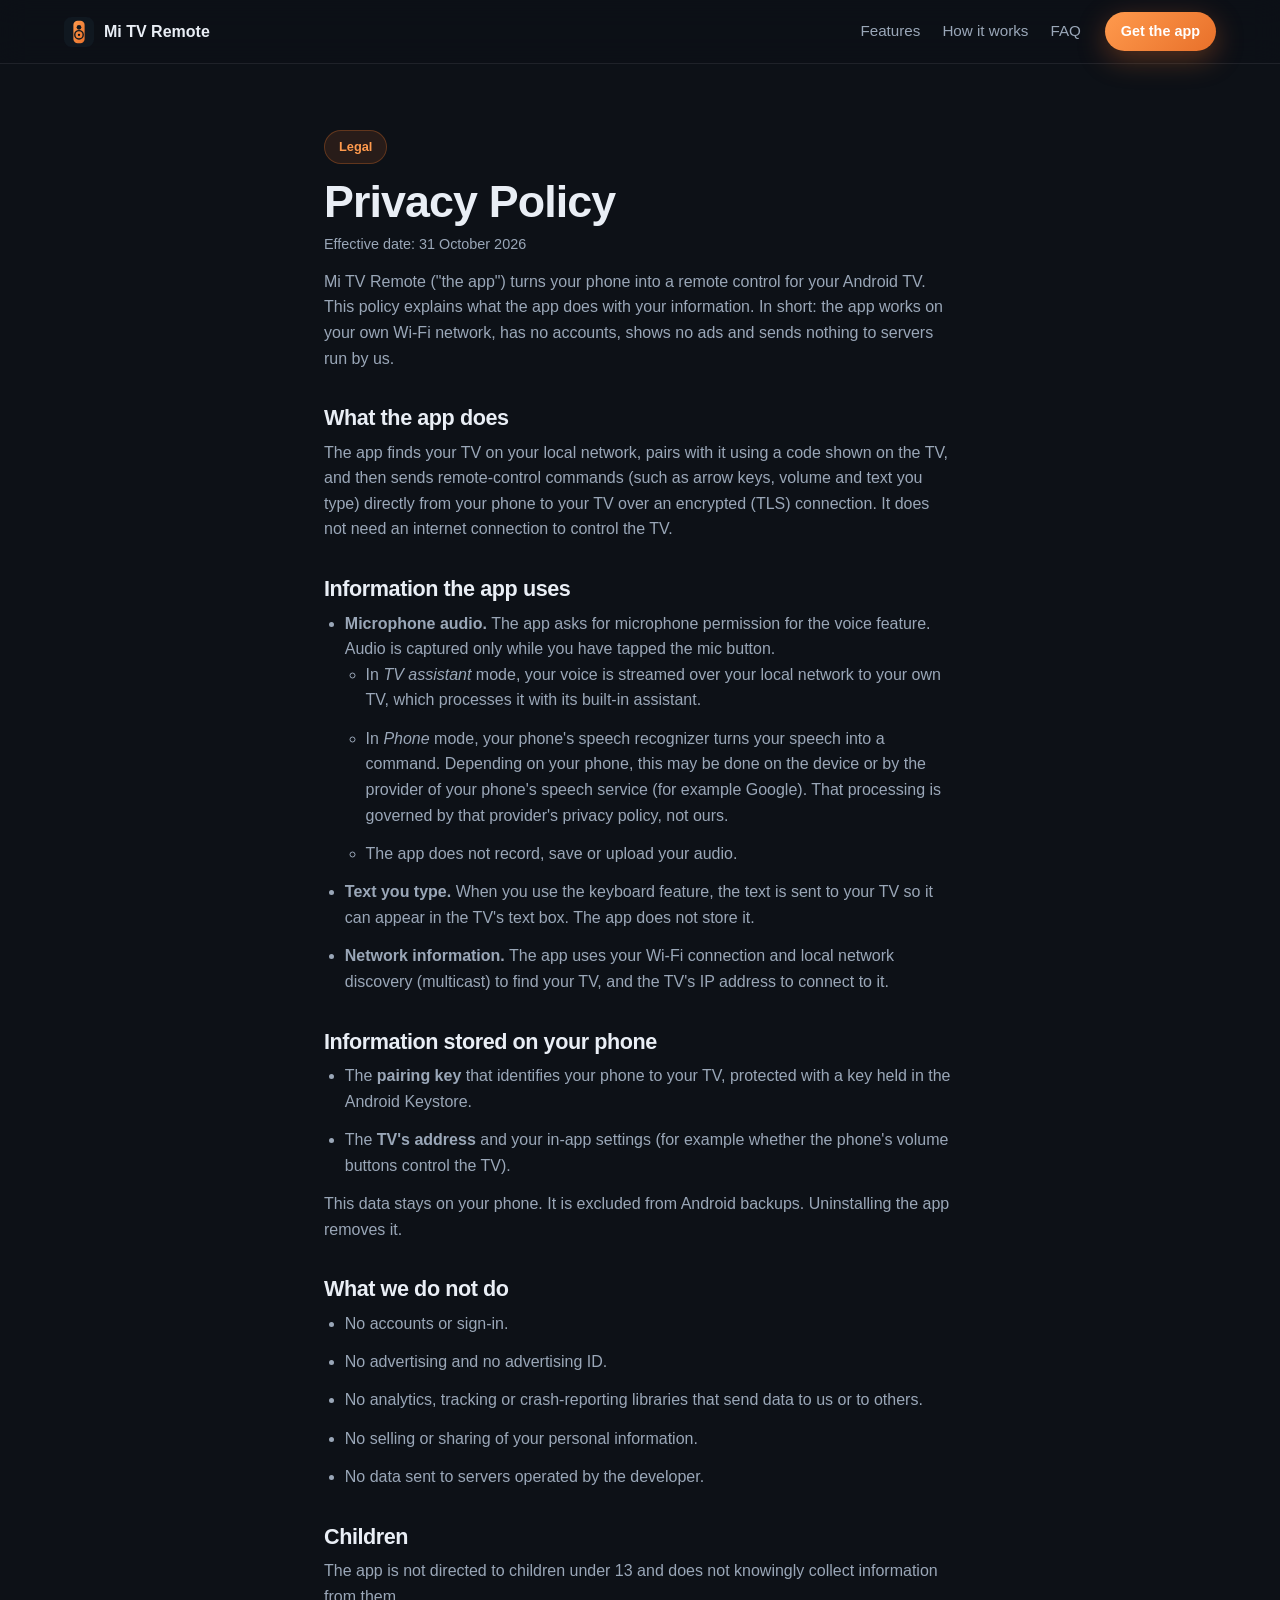
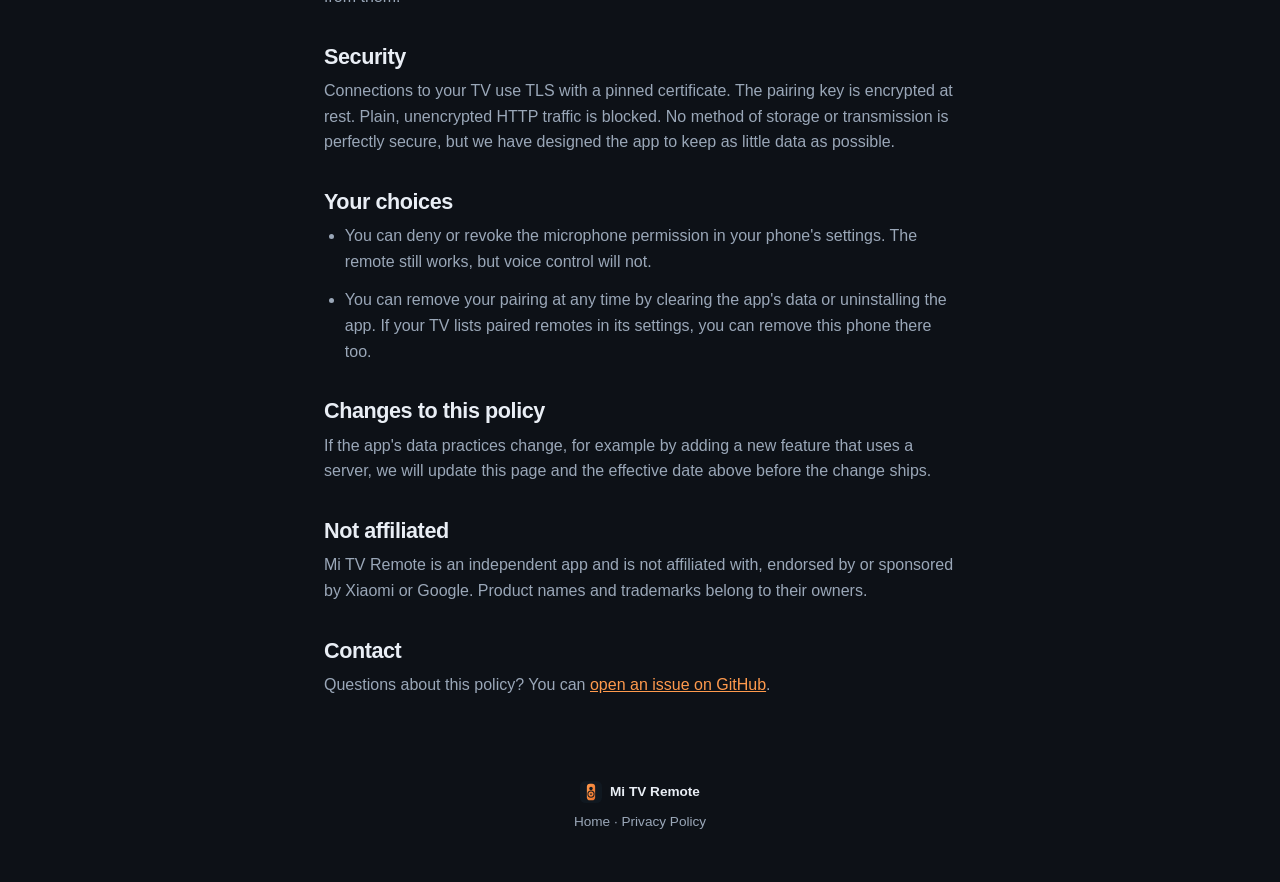
<file: privacy.html>
<!doctype html>
<html lang="en">
<head>
<meta charset="utf-8">
<meta name="viewport" content="width=device-width, initial-scale=1">
<title>Privacy Policy | Mi TV Remote</title>
<meta name="description" content="How Mi TV Remote handles your data: it works on your local network, stores nothing on our servers and uses the microphone only when you tap the mic.">
<meta name="theme-color" content="#0d1117">
<link rel="icon" href="assets/icon.svg" type="image/svg+xml">
<link rel="stylesheet" href="styles.css">
</head>
<body>

<header class="nav">
  <a class="brand" href="index.html"><img src="assets/icon.svg" alt="" width="30" height="30"><span>Mi TV Remote</span></a>
  <nav><a href="index.html#features">Features</a><a href="index.html#how">How it works</a><a href="index.html#faq">FAQ</a></nav>
  <a class="btn btn-sm" href="index.html#get">Get the app</a>
</header>

<main class="doc">
  <span class="pill">Legal</span>
  <h1>Privacy Policy</h1>
  <p class="meta">Effective date: 31 October 2026</p>

  <p>Mi TV Remote ("the app") turns your phone into a remote control for your Android TV. This policy explains what the app does with your information. In short: the app works on your own Wi-Fi network, has no accounts, shows no ads and sends nothing to servers run by us.</p>

  <h2>What the app does</h2>
  <p>The app finds your TV on your local network, pairs with it using a code shown on the TV, and then sends remote-control commands (such as arrow keys, volume and text you type) directly from your phone to your TV over an encrypted (TLS) connection. It does not need an internet connection to control the TV.</p>

  <h2>Information the app uses</h2>
  <ul>
    <li><strong>Microphone audio.</strong> The app asks for microphone permission for the voice feature. Audio is captured only while you have tapped the mic button.
      <ul>
        <li>In <em>TV assistant</em> mode, your voice is streamed over your local network to your own TV, which processes it with its built-in assistant.</li>
        <li>In <em>Phone</em> mode, your phone's speech recognizer turns your speech into a command. Depending on your phone, this may be done on the device or by the provider of your phone's speech service (for example Google). That processing is governed by that provider's privacy policy, not ours.</li>
        <li>The app does not record, save or upload your audio.</li>
      </ul>
    </li>
    <li><strong>Text you type.</strong> When you use the keyboard feature, the text is sent to your TV so it can appear in the TV's text box. The app does not store it.</li>
    <li><strong>Network information.</strong> The app uses your Wi-Fi connection and local network discovery (multicast) to find your TV, and the TV's IP address to connect to it.</li>
  </ul>

  <h2>Information stored on your phone</h2>
  <ul>
    <li>The <strong>pairing key</strong> that identifies your phone to your TV, protected with a key held in the Android Keystore.</li>
    <li>The <strong>TV's address</strong> and your in-app settings (for example whether the phone's volume buttons control the TV).</li>
  </ul>
  <p>This data stays on your phone. It is excluded from Android backups. Uninstalling the app removes it.</p>

  <h2>What we do not do</h2>
  <ul>
    <li>No accounts or sign-in.</li>
    <li>No advertising and no advertising ID.</li>
    <li>No analytics, tracking or crash-reporting libraries that send data to us or to others.</li>
    <li>No selling or sharing of your personal information.</li>
    <li>No data sent to servers operated by the developer.</li>
  </ul>

  <h2>Children</h2>
  <p>The app is not directed to children under 13 and does not knowingly collect information from them.</p>

  <h2>Security</h2>
  <p>Connections to your TV use TLS with a pinned certificate. The pairing key is encrypted at rest. Plain, unencrypted HTTP traffic is blocked. No method of storage or transmission is perfectly secure, but we have designed the app to keep as little data as possible.</p>

  <h2>Your choices</h2>
  <ul>
    <li>You can deny or revoke the microphone permission in your phone's settings. The remote still works, but voice control will not.</li>
    <li>You can remove your pairing at any time by clearing the app's data or uninstalling the app. If your TV lists paired remotes in its settings, you can remove this phone there too.</li>
  </ul>

  <h2>Changes to this policy</h2>
  <p>If the app's data practices change, for example by adding a new feature that uses a server, we will update this page and the effective date above before the change ships.</p>

  <h2>Not affiliated</h2>
  <p>Mi TV Remote is an independent app and is not affiliated with, endorsed by or sponsored by Xiaomi or Google. Product names and trademarks belong to their owners.</p>

  <h2>Contact</h2>
  <p>Questions about this policy? You can <a href="https://github.com/soham-tejani/mi-tv-remote/issues" rel="noopener">open an issue on GitHub</a>.</p>
</main>

<footer>
  <div><img src="assets/icon.svg" alt="" width="22" height="22"> Mi TV Remote</div>
  <p><a href="index.html">Home</a> · Privacy Policy</p>
</footer>

</body>
</html>
</file>
<file: styles.css>
:root{
  --bg:#0d1117; --bg2:#121820; --card:#161d27; --line:rgba(255,255,255,.08);
  --text:#e9eef5; --muted:#9aa7b8; --orange:#e8702a; --orange2:#ff9a4d; --green:#3ddc84;
  --r:22px;
}
*{box-sizing:border-box;margin:0;padding:0}
html{scroll-behavior:smooth}
body{background:var(--bg);color:var(--text);font:16px/1.6 -apple-system,BlinkMacSystemFont,"Segoe UI",Inter,Roboto,sans-serif;overflow-x:hidden}
a{color:inherit;text-decoration:none}
img{display:block}
h1,h2,h3{line-height:1.1;letter-spacing:-.02em}
h1{font-size:clamp(2.4rem,5.4vw,4.2rem);font-weight:800}
h2{font-size:clamp(1.8rem,3.6vw,2.7rem);font-weight:800;margin:.6rem 0 1rem}
h3{font-size:1.15rem;margin-bottom:.4rem}
p{color:var(--muted)}
b{color:var(--text)}
.grad{background:linear-gradient(90deg,var(--orange2),var(--orange));-webkit-background-clip:text;background-clip:text;color:transparent}

/* nav */
.nav{position:fixed;inset:0 0 auto 0;z-index:50;display:flex;align-items:center;gap:24px;padding:12px 5vw;background:rgba(13,17,23,.7);backdrop-filter:blur(14px);border-bottom:1px solid var(--line)}
.brand{display:flex;align-items:center;gap:10px;font-weight:700}
.nav nav{display:flex;gap:22px;margin-left:auto;color:var(--muted);font-size:.95rem}
.nav nav a:hover{color:var(--text)}
.btn{display:inline-flex;align-items:center;gap:10px;padding:13px 22px;border-radius:999px;font-weight:700;color:#fff;background:linear-gradient(135deg,var(--orange2),var(--orange));box-shadow:0 8px 28px rgba(232,112,42,.35);transition:transform .2s,box-shadow .2s}
.btn:hover{transform:translateY(-2px);box-shadow:0 12px 34px rgba(232,112,42,.5)}
.btn-sm{padding:8px 16px;font-size:.9rem}
.btn-lg{padding:16px 30px;font-size:1.05rem}
.btn-ghost{background:transparent;border:1px solid var(--line);box-shadow:none}
.btn-ghost:hover{background:rgba(255,255,255,.05);box-shadow:none}
.pill{display:inline-block;padding:6px 14px;border-radius:999px;font-size:.8rem;font-weight:600;color:var(--orange2);background:rgba(232,112,42,.12);border:1px solid rgba(232,112,42,.3)}

/* hero */
.hero{position:relative;min-height:100vh;display:grid;grid-template-columns:1.05fr 1fr;align-items:center;gap:40px;padding:120px 5vw 100px;overflow:hidden;-webkit-mask-image:linear-gradient(to bottom,#000 calc(100% - 90px),transparent);mask-image:linear-gradient(to bottom,#000 calc(100% - 90px),transparent)}
.glow{position:absolute;border-radius:50%;filter:blur(90px);opacity:.45;pointer-events:none;animation:drift 14s ease-in-out infinite alternate}
.glow-a{width:420px;height:420px;background:#e8702a;top:-80px;right:10%}
.glow-b{width:360px;height:360px;background:#2a6be8;bottom:-100px;left:-60px;opacity:.28;animation-delay:-6s}
@keyframes drift{to{transform:translate(40px,30px) scale(1.15)}}
.hero-copy{position:relative;z-index:2}
.lead{font-size:1.15rem;margin:1.2rem 0 1.8rem;max-width:34em}
.cta{display:flex;flex-wrap:wrap;gap:14px;margin-bottom:26px}
.ticks{list-style:none;display:flex;flex-wrap:wrap;gap:8px 20px;color:var(--muted);font-size:.92rem}
.ticks li{display:inline-flex;align-items:center;gap:6px}
.ticks li .ic{width:15px;height:15px;color:var(--green);stroke-width:3}

/* stage: TV + phone */
.stage{position:relative;height:740px;z-index:2}
.tv{position:absolute;left:0;top:34px;width:100%;animation:float 7s ease-in-out infinite}
.tv-screen{position:relative;aspect-ratio:16/9;background:linear-gradient(160deg,#18222f,#0b1017);border:8px solid #05080c;border-radius:14px;box-shadow:0 30px 70px rgba(0,0,0,.55),0 0 0 1px var(--line);padding:14px;overflow:hidden}
.tv-top{display:flex;justify-content:space-between;font-size:.7rem;color:var(--muted);margin-bottom:10px}
.tiles{display:grid;grid-template-columns:repeat(4,1fr);gap:10px}
.tile{display:flex;flex-direction:column;align-items:center;justify-content:center;gap:6px;aspect-ratio:1;border-radius:12px;background:#1b2635;border:2px solid transparent;transition:transform .25s,border-color .25s,box-shadow .25s}
.tile b{font-size:.6rem;font-weight:600;color:var(--muted)}
.tile.focus{transform:scale(1.1);border-color:#fff;box-shadow:0 0 0 4px rgba(255,255,255,.12),0 10px 24px rgba(0,0,0,.5)}
.nf{font:900 2rem/1 Georgia,serif;color:#e50914}
.nf.big{font-size:5rem}
.pv{font:700 .95rem/1 sans-serif;color:#fff;letter-spacing:-.5px}
.splash{position:absolute;inset:0;display:grid;place-items:center;background:#000;opacity:0;pointer-events:none;transition:opacity .35s}
.splash.on{opacity:1}
.splash.on .nf-logo{animation:pop .6s cubic-bezier(.2,1.4,.4,1)}
@keyframes pop{from{transform:scale(.3);opacity:0}to{transform:scale(1);opacity:1}}
.vol-hud{position:absolute;left:50%;top:38px;transform:translate(-50%,-14px);display:flex;align-items:center;gap:10px;padding:8px 14px;border-radius:999px;background:rgba(0,0,0,.7);backdrop-filter:blur(6px);font-size:.7rem;opacity:0;transition:.3s}
.vol-hud.on{opacity:1;transform:translate(-50%,0)}
.vol-track{width:110px;height:5px;border-radius:5px;background:rgba(255,255,255,.2);overflow:hidden}
.vol-track i{display:block;height:100%;width:30%;background:#fff;border-radius:5px;transition:width .4s}
.tv-stand{width:30%;height:10px;margin:0 auto;background:#05080c;border-radius:0 0 12px 12px}
.caption{position:absolute;left:0;top:-34px;font-size:.78rem;font-weight:600;color:var(--orange2);background:rgba(232,112,42,.12);border:1px solid rgba(232,112,42,.3);padding:5px 12px;border-radius:999px;transition:opacity .2s}
@keyframes float{50%{transform:translateY(-10px)}}

.phone{position:absolute;right:4%;bottom:0;width:232px;height:456px;border-radius:38px;padding:9px;background:linear-gradient(145deg,#2a323d,#0a0d12);box-shadow:0 40px 80px rgba(0,0,0,.6),inset 0 0 0 1px rgba(255,255,255,.12);animation:float 7s ease-in-out -3.5s infinite}
.phone-notch{position:absolute;top:16px;left:50%;transform:translateX(-50%);width:62px;height:16px;border-radius:12px;background:#000;z-index:3}
.phone-ui{height:100%;border-radius:30px;padding:34px 11px 11px;background:radial-gradient(circle at 80% 0,#3a2312 0,#10161d 55%);display:flex;flex-direction:column;gap:9px;overflow:hidden}
.status{display:flex;align-items:center;gap:8px;font-size:.62rem;padding:8px 10px;border-radius:14px;background:rgba(255,255,255,.07);border:1px solid var(--line)}
.status i{width:9px;height:9px;border-radius:50%;background:var(--green);box-shadow:0 0 8px var(--green);animation:blink 2s infinite}
@keyframes blink{50%{opacity:.4}}
.status span{flex:1}
.pwr{width:24px;height:24px;border-radius:50%;background:#d7382f;display:grid;place-items:center;font-size:.7rem}
.mic-row{display:flex;align-items:center;justify-content:space-between}
.chip{font-size:.55rem;padding:6px 8px;border-radius:999px;background:rgba(255,255,255,.08);border:1px solid var(--line)}
.chip-o{background:rgba(232,112,42,.25)}
.mic{width:46px;height:46px;border:0;border-radius:50%;display:grid;place-items:center;background:linear-gradient(135deg,var(--orange2),var(--orange));box-shadow:0 0 0 0 rgba(232,112,42,.6)}
.mic.listen{animation:ring 1.1s infinite}
@keyframes ring{to{box-shadow:0 0 0 18px rgba(232,112,42,0)}}
.say{text-align:center;font-size:.62rem;color:var(--muted);min-height:1.4em}
.say.hot{color:#7bd88f;font-weight:600}
.mid{display:flex;gap:8px;flex:1;min-height:0}
.dpad{position:relative;flex:1;aspect-ratio:1;align-self:center;border-radius:50%;background:rgba(255,255,255,.06);border:1px solid var(--line)}
.k{position:absolute;display:grid;place-items:center;color:#fff;font-weight:700;transition:transform .12s,background .12s}
.k-up,.k-down{left:50%;transform:translateX(-50%);font-size:1.1rem;width:30px;height:30px}
.k-up{top:4px}.k-down{bottom:4px}
.k-left,.k-right{top:50%;transform:translateY(-50%);font-size:1.1rem;width:30px;height:30px}
.k-left{left:4px}.k-right{right:4px}
.k-ok{left:50%;top:50%;transform:translate(-50%,-50%);width:46%;aspect-ratio:1;border-radius:50%;background:linear-gradient(135deg,var(--orange2),var(--orange));font-size:.9rem}
.k.press{background:rgba(255,255,255,.25);border-radius:50%}
.k-ok.press{filter:brightness(1.3);transform:translate(-50%,-50%) scale(.9)}
.k-up.press,.k-down.press{transform:translateX(-50%) scale(.85)}
.k-left.press,.k-right.press{transform:translateY(-50%) scale(.85)}
.vbar{width:30px;display:flex;flex-direction:column;align-items:center;justify-content:space-between;padding:6px 0;border-radius:16px;background:rgba(255,255,255,.07);border:1px solid var(--line);font-size:.9rem}
.vtrack{position:relative;flex:1;width:5px;margin:6px 0;border-radius:5px;background:rgba(255,255,255,.12)}
.vfill{position:absolute;left:0;right:0;bottom:0;height:30%;border-radius:5px;background:linear-gradient(var(--orange2),var(--orange));transition:height .4s}
.vthumb{position:absolute;left:50%;bottom:30%;width:20px;height:20px;margin:0 0 -10px -10px;border-radius:50%;background:var(--orange);box-shadow:0 0 0 3px rgba(232,112,42,.3);transition:bottom .4s}
.row2{display:grid;grid-template-columns:1fr 1fr;gap:8px}
.pill-k{font-size:.6rem;text-align:center;padding:8px;border-radius:999px;background:rgba(80,120,120,.3);border:1px solid var(--line);transition:.12s}
.pill-k.press{background:rgba(255,255,255,.3);transform:scale(.95)}
.row3{display:flex;justify-content:space-between}
.row3 b{width:30px;height:30px;border-radius:50%;display:grid;place-items:center;font-size:.6rem;background:rgba(255,255,255,.08)}
.row3 .play{background:var(--orange)}

/* strip */
.strip{display:grid;grid-template-columns:repeat(2,1fr);gap:16px;margin:0 5vw;padding:26px;border-radius:var(--r);background:var(--card);border:1px solid var(--line)}
.strip div{text-align:center}
.strip strong{display:block;font-size:2rem;font-weight:800;background:linear-gradient(90deg,var(--orange2),var(--orange));-webkit-background-clip:text;background-clip:text;color:transparent}
.strip span{font-size:.85rem;color:var(--muted)}

/* sections */
.section{padding:110px 5vw 20px;max-width:1240px;margin:0 auto}
.head{max-width:720px;margin-bottom:44px}
.grid{display:grid;grid-template-columns:repeat(4,1fr);gap:18px}
.card{padding:26px;border-radius:var(--r);background:var(--card);border:1px solid var(--line);transition:transform .25s,border-color .25s}
.card:hover{transform:translateY(-6px);border-color:rgba(232,112,42,.5)}
.ico{width:46px;height:46px;border-radius:14px;display:grid;place-items:center;font-size:1.3rem;margin-bottom:16px;background:rgba(232,112,42,.14)}
.card p{font-size:.93rem}
.mini-vol{height:6px;border-radius:6px;margin-top:16px;background:rgba(255,255,255,.1);overflow:hidden}
.mini-vol i{display:block;height:100%;width:20%;border-radius:6px;background:linear-gradient(90deg,var(--orange2),var(--orange));animation:vol 3.6s ease-in-out infinite alternate}
@keyframes vol{to{width:92%}}

.split{display:grid;grid-template-columns:1fr 1fr;gap:56px;align-items:center}
.split.rev .copy{order:2}
.list{list-style:none;margin-top:18px;display:grid;gap:10px}
.list li{padding-left:28px;position:relative;color:var(--muted)}
.list li::before{content:"";position:absolute;left:0;top:.45em;width:12px;height:12px;border-radius:50%;background:linear-gradient(135deg,var(--orange2),var(--orange))}
.demo{min-height:300px;display:grid;place-items:center}

/* voice demo */
.bubble-wrap{width:100%;max-width:440px;padding:26px;border-radius:28px;background:var(--card);border:1px solid var(--line);box-shadow:0 30px 60px rgba(0,0,0,.35)}
.wave{display:flex;align-items:center;justify-content:center;gap:6px;height:64px;margin-bottom:14px}
.wave i{width:6px;height:10px;border-radius:6px;background:linear-gradient(var(--orange2),var(--orange));opacity:.35;transition:opacity .3s}
.wave.on i{opacity:1;animation:bars .9s ease-in-out infinite}
.wave.on i:nth-child(2n){animation-delay:-.3s}.wave.on i:nth-child(3n){animation-delay:-.6s}.wave.on i:nth-child(5n){animation-delay:-.15s}
@keyframes bars{0%,100%{height:10px}50%{height:56px}}
.bubbles{display:grid;gap:10px;min-height:150px;align-content:end}
.b{max-width:85%;padding:10px 16px;border-radius:18px;font-size:.92rem;animation:in .4s both}
.b.me{justify-self:end;background:linear-gradient(135deg,var(--orange2),var(--orange));color:#fff;border-bottom-right-radius:4px}
.b.reply{justify-self:start;background:#1f2937;color:#d6dde7;border-bottom-left-radius:4px}
@keyframes in{from{opacity:0;transform:translateY(10px) scale(.95)}}

/* typing demo */
.type-tv{width:100%;max-width:440px;padding:22px;border-radius:20px;background:#0b1017;border:1px solid var(--line);box-shadow:0 30px 60px rgba(0,0,0,.35)}
.type-label{font-size:.75rem;color:var(--muted);margin-bottom:10px}
.type-box{font-size:1.4rem;font-weight:600;padding:12px 16px;border-radius:12px;background:#1b2635;min-height:56px;display:flex;align-items:center}
.caret{width:2px;height:1.4em;background:var(--orange);margin-left:2px;animation:blink 1s infinite}
.type-sug{display:grid;gap:6px;margin-top:12px;min-height:90px}
.type-sug div{padding:8px 12px;border-radius:10px;background:#141c27;font-size:.9rem;color:var(--muted);animation:in .3s both}
.type-kb{width:100%;max-width:440px;margin-top:-16px;padding:16px 12px 12px;border-radius:0 0 22px 22px;background:#1a212b;border:1px solid var(--line);display:grid;gap:7px;transform:translateY(0)}
.kb-row{display:flex;justify-content:center;gap:6px}
.kb-row span{width:30px;height:38px;border-radius:8px;display:grid;place-items:center;background:#2a3340;font-size:.9rem;transition:.1s}
.kb-row span.hit{background:var(--orange);transform:translateY(-4px) scale(1.12);box-shadow:0 8px 14px rgba(232,112,42,.4)}
.demo{flex-direction:column}
#typing .demo{display:flex;align-items:center}

/* steps */
.steps{display:grid;grid-template-columns:repeat(3,1fr);gap:20px}
.step{padding:28px;border-radius:var(--r);background:var(--card);border:1px solid var(--line)}
.num{width:38px;height:38px;border-radius:50%;display:grid;place-items:center;font-weight:800;margin-bottom:14px;background:linear-gradient(135deg,var(--orange2),var(--orange))}
.vis{height:120px;margin-top:22px;border-radius:16px;background:#0f151d;display:grid;place-items:center;position:relative;overflow:hidden}
.wifi span{position:absolute;left:50%;bottom:34px;border:3px solid var(--orange);border-color:var(--orange) transparent transparent transparent;border-radius:50%;transform:translateX(-50%);opacity:0;animation:wf 2s infinite}
.wifi span:nth-child(1){width:30px;height:30px;animation-delay:0s}
.wifi span:nth-child(2){width:60px;height:60px;animation-delay:.25s;bottom:19px}
.wifi span:nth-child(3){width:90px;height:90px;animation-delay:.5s;bottom:4px}
.wifi i{position:absolute;bottom:30px;left:50%;width:9px;height:9px;margin-left:-4.5px;border-radius:50%;background:var(--orange)}
@keyframes wf{0%{opacity:0}30%,60%{opacity:1}100%{opacity:0}}
.code-tv{font:800 2rem/1 ui-monospace,Menlo,monospace;letter-spacing:.2em;padding:12px 18px;border-radius:12px;background:#000;border:2px solid var(--orange);color:#fff;animation:glow 2s infinite alternate}
@keyframes glow{to{box-shadow:0 0 24px rgba(232,112,42,.7)}}
.ok{position:relative}
.dotg{position:absolute;width:64px;height:64px;border-radius:50%;background:var(--green);animation:pulse 2s infinite}
.ok svg{position:relative}
@keyframes pulse{0%{box-shadow:0 0 0 0 rgba(61,220,132,.6)}100%{box-shadow:0 0 0 36px rgba(61,220,132,0)}}

/* shield */
.shield{position:relative;display:grid;place-items:center;width:300px;height:300px}
.shield svg{position:relative;z-index:2;animation:float 5s ease-in-out infinite;filter:drop-shadow(0 20px 30px rgba(232,112,42,.4))}
.ring{position:absolute;inset:40px;border-radius:50%;border:2px solid rgba(232,112,42,.5);animation:expand 3.6s infinite}
.r2{animation-delay:1.2s}.r3{animation-delay:2.4s}
@keyframes expand{from{transform:scale(.6);opacity:.9}to{transform:scale(1.5);opacity:0}}

/* faq */
.faq{max-width:760px;display:grid;gap:12px}
details{border-radius:16px;background:var(--card);border:1px solid var(--line);padding:18px 22px}
summary{cursor:pointer;font-weight:600;list-style:none;display:flex;justify-content:space-between}
summary .ic{flex:none;width:20px;height:20px;color:var(--orange2);transition:transform .25s}
details[open] summary .ic{transform:rotate(180deg)}
details p{margin-top:12px}

/* get */
.get{margin:110px 5vw 60px;padding:70px 24px;text-align:center;border-radius:32px;background:radial-gradient(circle at 50% 0,rgba(232,112,42,.35),transparent 60%),var(--card);border:1px solid var(--line)}
.get p{margin:12px 0 28px}
footer{padding:30px 5vw 50px;text-align:center;color:var(--muted);font-size:.85rem}
footer div{display:flex;align-items:center;justify-content:center;gap:8px;color:var(--text);font-weight:600;margin-bottom:8px}

/* reveal */
.reveal{opacity:0;transform:translateY(28px);transition:opacity .8s ease,transform .8s ease}
.reveal.in{opacity:1;transform:none}

@media (max-width:980px){
  .nav nav{display:none}.nav .btn{margin-left:auto}
  .hero{grid-template-columns:1fr;padding-top:100px}
  .stage{height:740px;max-width:560px;margin:0 auto;width:100%}
  .grid{grid-template-columns:repeat(2,1fr)}
  .split{grid-template-columns:1fr;gap:36px}.split.rev .copy{order:0}
  .steps{grid-template-columns:1fr}
  .strip{grid-template-columns:repeat(2,1fr)}
}
@media (max-width:560px){
  .grid{grid-template-columns:1fr}
  .phone{width:200px;height:400px}
  .stage{height:620px}
  .kb-row span{width:26px;height:34px}
}
@media (prefers-reduced-motion:reduce){
  *,*::before,*::after{animation:none!important;transition:none!important}
  .reveal{opacity:1;transform:none}
}

/* privacy page */
.doc{max-width:760px;margin:0 auto;padding:130px 5vw 40px}
.doc h1{font-size:clamp(2rem,4vw,2.8rem);margin:.8rem 0 .4rem}
.doc h2{font-size:1.35rem;margin:2.2rem 0 .6rem}
.doc p,.doc li{color:var(--muted);margin-bottom:.8rem}
.doc ul{padding-left:1.3rem;margin-bottom:.8rem}
.doc a{color:var(--orange2);text-decoration:underline}
.doc .meta{font-size:.9rem}
.todo{background:rgba(232,112,42,.12);border:1px solid rgba(232,112,42,.3);color:var(--orange2);padding:1px 8px;border-radius:6px}

/* star features: voice and typing */
.pill-star{color:#fff;background:linear-gradient(135deg,var(--orange2),var(--orange));border:0;box-shadow:0 6px 20px rgba(232,112,42,.35)}
.ticks li.hot{color:var(--text);font-weight:700}
.ticks li.hot .ic{color:var(--orange2);fill:var(--orange2);stroke-width:2}
.spot{position:relative;margin-top:70px;padding:70px 56px}
.spot::before{content:"";position:absolute;inset:0;border-radius:36px;background:radial-gradient(circle at 15% 0,rgba(232,112,42,.18),transparent 55%),var(--bg2);border:1px solid rgba(232,112,42,.28);z-index:-1}
.spot .copy h2{font-size:clamp(2.1rem,4.4vw,3.3rem)}
.spot .bubble-wrap,.spot .type-tv,.spot .type-kb{max-width:500px}
.modes{display:grid;grid-template-columns:1fr 1fr;gap:12px;margin:20px 0 16px}
.mode{padding:14px 16px;border-radius:16px;background:var(--card);border:1px solid var(--line)}
.mode b{display:block;margin-bottom:4px}
.mode span{font-size:.88rem;color:var(--muted)}
.chips{display:flex;flex-wrap:wrap;gap:8px}
.chips span{padding:7px 14px;border-radius:999px;font-size:.88rem;font-weight:600;color:var(--orange2);background:rgba(232,112,42,.12);border:1px solid rgba(232,112,42,.3)}
.card-star{position:relative;border-color:rgba(232,112,42,.45);background:linear-gradient(160deg,rgba(232,112,42,.14),var(--card) 60%)}
.star{position:absolute;top:16px;right:16px;font-size:.68rem;font-weight:700;letter-spacing:.04em;text-transform:uppercase;color:#fff;padding:3px 10px;border-radius:999px;background:linear-gradient(135deg,var(--orange2),var(--orange))}
@media (max-width:980px){.spot{padding:46px 22px}.modes{grid-template-columns:1fr}}

.split>*{min-width:0}
.kb-row span{flex:1;width:auto;max-width:30px}

/* icons */
.ic{width:1em;height:1em;flex:none;vertical-align:middle}
.ico .ic{width:24px;height:24px;color:var(--orange2)}
.pill-star .ic{width:13px;height:13px;margin:-2px 6px 0 0;fill:currentColor}
.pwr .ic{width:13px;height:13px}
.mic .ic{width:22px;height:22px;color:#fff}
.k .ic{width:20px;height:20px}
.pill-k{display:flex;align-items:center;justify-content:center;gap:5px}
.pill-k .ic{width:12px;height:12px}
.row3 b .ic{width:13px;height:13px}
.row3 .play .ic{fill:currentColor}
.b .ic,.type-sug .ic{width:14px;height:14px;margin-right:6px;vertical-align:-2px}
.b.reply .ic{color:var(--green);stroke-width:3}
.type-sug .ic{color:var(--muted)}

/* download */
.btn .ic{width:18px;height:18px}
.install{max-width:520px;margin:26px auto 0;padding-left:1.2rem;text-align:left;color:var(--muted);font-size:.95rem}
.install li{margin-bottom:6px}
.get .soon{margin:22px 0 0;font-size:.9rem}
.get .sha{margin:10px auto 0;max-width:520px;font:.72rem/1.4 ui-monospace,Menlo,monospace;word-break:break-all;opacity:.7}

.tile img{display:block;width:auto;max-width:70%}
.tile.t-yt img,.tile.t-sp img{height:32px}
.tile.t-nf img{height:36px}
.tile.t-pv img{height:auto;width:80%;max-width:none}
</file>
